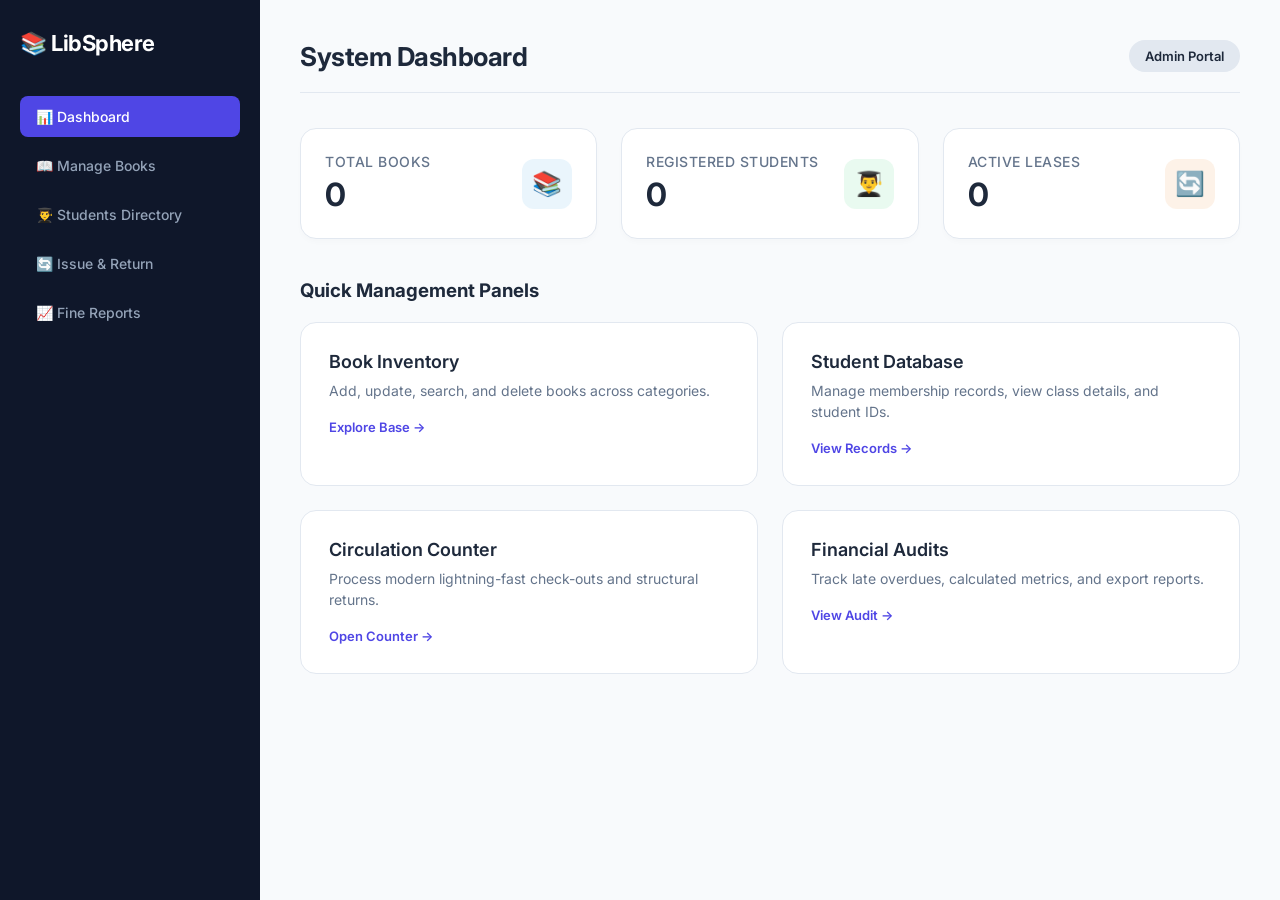
<file: index.html>
<!DOCTYPE html>
<html lang="en">
<head>
  <meta charset="UTF-8">
  <meta name="viewport" content="width=device-width, initial-scale=1.0">
  <title>Smart E-Library - System Dashboard</title>
  <link rel="preconnect" href="https://fonts.googleapis.com">
  <link rel="preconnect" href="https://fonts.gstatic.com" crossorigin>
  <link href="https://fonts.googleapis.com/css2?family=Inter:wght@300;400;500;600;700&display=swap" rel="stylesheet">
  <link rel="stylesheet" href="style.css">
</head>
<body>
  <div class="sidebar">
    <div class="logo">📚 LibSphere</div>
    <nav>
      <a href="index.html" class="active">📊 Dashboard</a>
      <a href="books.html">📖 Manage Books</a>
      <a href="students.html">👨‍🎓 Students Directory</a>
      <a href="issue.html">🔄 Issue & Return</a>
      <a href="report.html">📈 Fine Reports</a>
    </nav>
  </div>

  <div class="main-content">
    <header>
      <h2>System Dashboard</h2>
      <div class="user-profile">Admin Portal</div>
    </header>

    <div class="stats-container">
      <div class="stat-card">
        <div class="stat-info">
          <h3>Total Books</h3>
          <p id="totalBooks">0</p>
        </div>
        <div class="stat-icon" style="background: rgba(52, 152, 219, 0.1); color: #34495e;">📚</div>
      </div>
      <div class="stat-card">
        <div class="stat-info">
          <h3>Registered Students</h3>
          <p id="totalStudents">0</p>
        </div>
        <div class="stat-icon" style="background: rgba(46, 204, 113, 0.1); color: #2ecc71;">👨‍🎓</div>
      </div>
      <div class="stat-card">
        <div class="stat-info">
          <h3>Active Leases</h3>
          <p id="totalIssued">0</p>
        </div>
        <div class="stat-icon" style="background: rgba(230, 126, 34, 0.1); color: #e67e22;">🔄</div>
      </div>
    </div>

    <h3>Quick Management Panels</h3>
    <div class="grid-menu">
      <div class="menu-card" onclick="window.location.href='books.html'">
        <h4>Book Inventory</h4>
        <p>Add, update, search, and delete books across categories.</p>
        <span>Explore Base →</span>
      </div>
      <div class="menu-card" onclick="window.location.href='students.html'">
        <h4>Student Database</h4>
        <p>Manage membership records, view class details, and student IDs.</p>
        <span>View Records →</span>
      </div>
      <div class="menu-card" onclick="window.location.href='issue.html'">
        <h4>Circulation Counter</h4>
        <p>Process modern lightning-fast check-outs and structural returns.</p>
        <span>Open Counter →</span>
      </div>
      <div class="menu-card" onclick="window.location.href='report.html'">
        <h4>Financial Audits</h4>
        <p>Track late overdues, calculated metrics, and export reports.</p>
        <span>View Audit →</span>
      </div>
    </div>
  </div>

  <script src="script.js"></script>
</body>
</html>
</file>
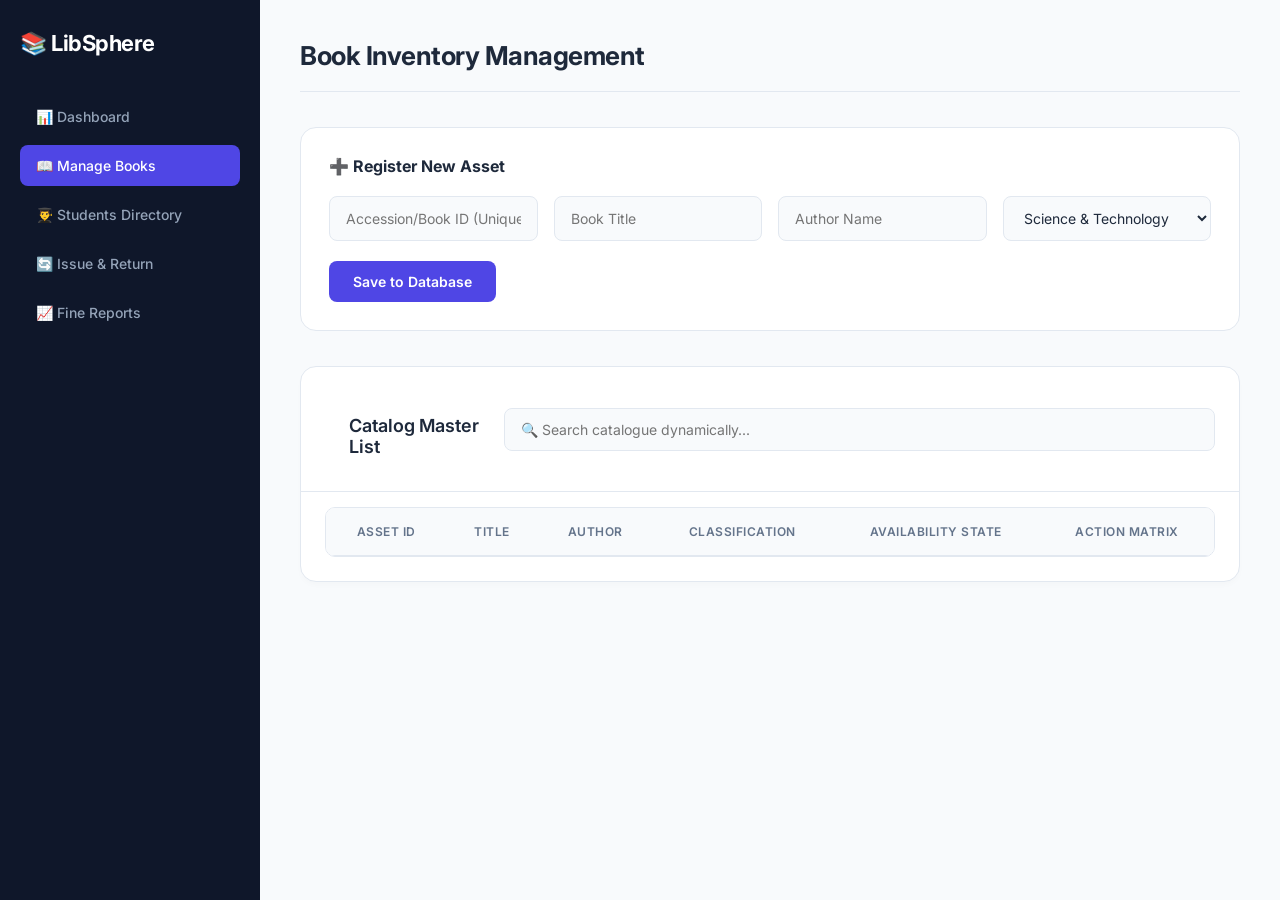
<file: books.html>
<!DOCTYPE html>
<html lang="en">
<head>
  <meta charset="UTF-8">
  <meta name="viewport" content="width=device-width, initial-scale=1.0">
  <title>Manage Books - LibSphere</title>
  <link href="https://fonts.googleapis.com/css2?family=Inter:wght@400;500;600;700&display=swap" rel="stylesheet">
  <link rel="stylesheet" href="style.css">
</head>
<body>
  <div class="sidebar">
    <div class="logo">📚 LibSphere</div>
    <nav>
      <a href="index.html">📊 Dashboard</a>
      <a href="books.html" class="active">📖 Manage Books</a>
      <a href="students.html">👨‍🎓 Students Directory</a>
      <a href="issue.html">🔄 Issue & Return</a>
      <a href="report.html">📈 Fine Reports</a>
    </nav>
  </div>

  <div class="main-content">
    <header>
      <h2>Book Inventory Management</h2>
    </header>

    <div class="form-container">
      <h3>➕ Register New Asset</h3>
      <div class="form-grid">
        <input type="text" id="bookId" placeholder="Accession/Book ID (Unique)">
        <input type="text" id="bookName" placeholder="Book Title">
        <input type="text" id="author" placeholder="Author Name">
        <select id="category">
          <option value="Science">Science & Technology</option>
          <option value="Story">Fiction / Stories</option>
          <option value="GK">General Knowledge</option>
          <option value="Tamil">Tamil Literature</option>
        </select>
      </div>
      <button class="btn btn-primary" onclick="addBook()">Save to Database</button>
    </div>

    <div class="table-card">
      <div class="table-header">
        <h3>Catalog Master List</h3>
        <input type="text" id="searchBook" class="search-bar" placeholder="🔍 Search catalogue dynamically..." onkeyup="showBooks()">
      </div>
      <table id="bookTable">
        <thead>
          <tr>
            <th>Asset ID</th>
            <th>Title</th>
            <th>Author</th>
            <th>Classification</th>
            <th>Availability State</th>
            <th>Action Matrix</th>
          </tr>
        </thead>
        <tbody></tbody>
      </table>
    </div>
  </div>
  <script src="script.js"></script>
  <div id="updateModal" class="modal">
  <div class="modal-content">
    <h3>📝 Edit Asset Records</h3>
    <input type="hidden" id="editOldBookId"> <div class="form-grid" style="grid-template-columns: 1fr; margin-top: 15px;">
      <input type="text" id="editBookName" placeholder="Update Book Title">
      <input type="text" id="editAuthor" placeholder="Update Author Name">
      <select id="editCategory">
        <option value="Science">Science & Technology</option>
        <option value="Story">Fiction / Stories</option>
        <option value="GK">General Knowledge</option>
        <option value="Tamil">Tamil Literature</option>
      </select>
    </div>
    <div style="margin-top: 20px; text-align: right;">
      <button class="btn" style="background: #cbd5e1; color: var(--text-main);" onclick="closeUpdateModal()">Cancel</button>
      <button class="btn btn-primary" onclick="commitBookUpdate()">Save Changes</button>
    </div>
  </div>
</div>
</body>
</html>
</file>
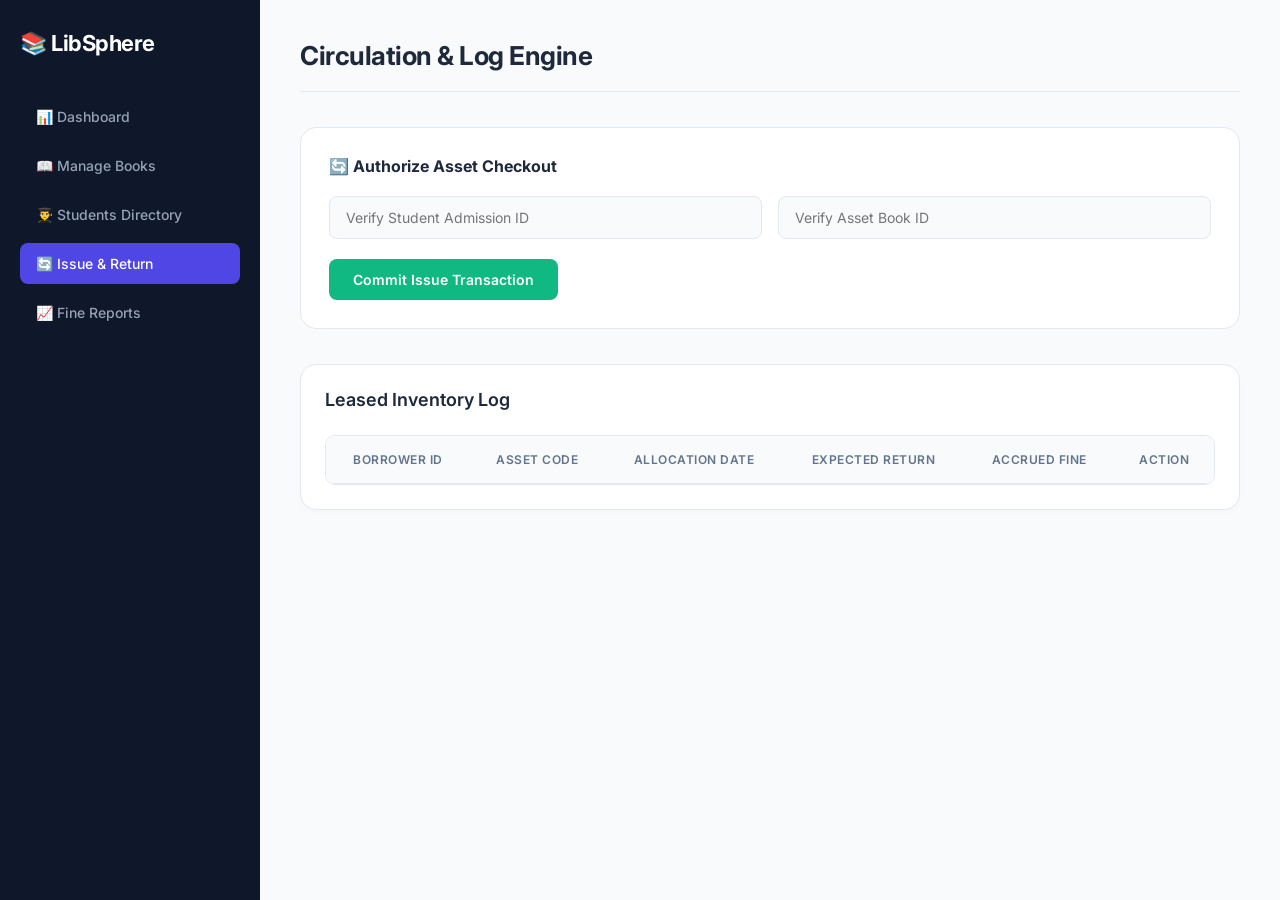
<file: issue.html>
<!DOCTYPE html>
<html lang="en">
<head>
  <meta charset="UTF-8">
  <meta name="viewport" content="width=device-width, initial-scale=1.0">
  <title>Issue / Return - LibSphere</title>
  <link href="https://fonts.googleapis.com/css2?family=Inter:wght@400;500;600;700&display=swap" rel="stylesheet">
  <link rel="stylesheet" href="style.css">
</head>
<body>
  <div class="sidebar">
    <div class="logo">📚 LibSphere</div>
    <nav>
      <a href="index.html">📊 Dashboard</a>
      <a href="books.html">📖 Manage Books</a>
      <a href="students.html">👨‍🎓 Students Directory</a>
      <a href="issue.html" class="active">🔄 Issue & Return</a>
      <a href="report.html">📈 Fine Reports</a>
    </nav>
  </div>

  <div class="main-content">
    <header>
      <h2>Circulation & Log Engine</h2>
    </header>

    <div class="form-container">
      <h3>🔄 Authorize Asset Checkout</h3>
      <div class="form-grid">
        <input type="text" id="issueStuId" placeholder="Verify Student Admission ID">
        <input type="text" id="issueBookId" placeholder="Verify Asset Book ID">
      </div>
      <button class="btn btn-success" onclick="issueBook()">Commit Issue Transaction</button>
    </div>

    <div class="table-card">
      <h3>Leased Inventory Log</h3>
      <table id="issueTable">
        <thead>
          <tr>
            <th>Borrower ID</th>
            <th>Asset Code</th>
            <th>Allocation Date</th>
            <th>Expected Return</th>
            <th>Accrued Fine</th>
            <th>Action</th>
          </tr>
        </thead>
        <tbody></tbody>
      </table>
    </div>
  </div>
  <script src="script.js"></script>
</body>
</html>
</file>
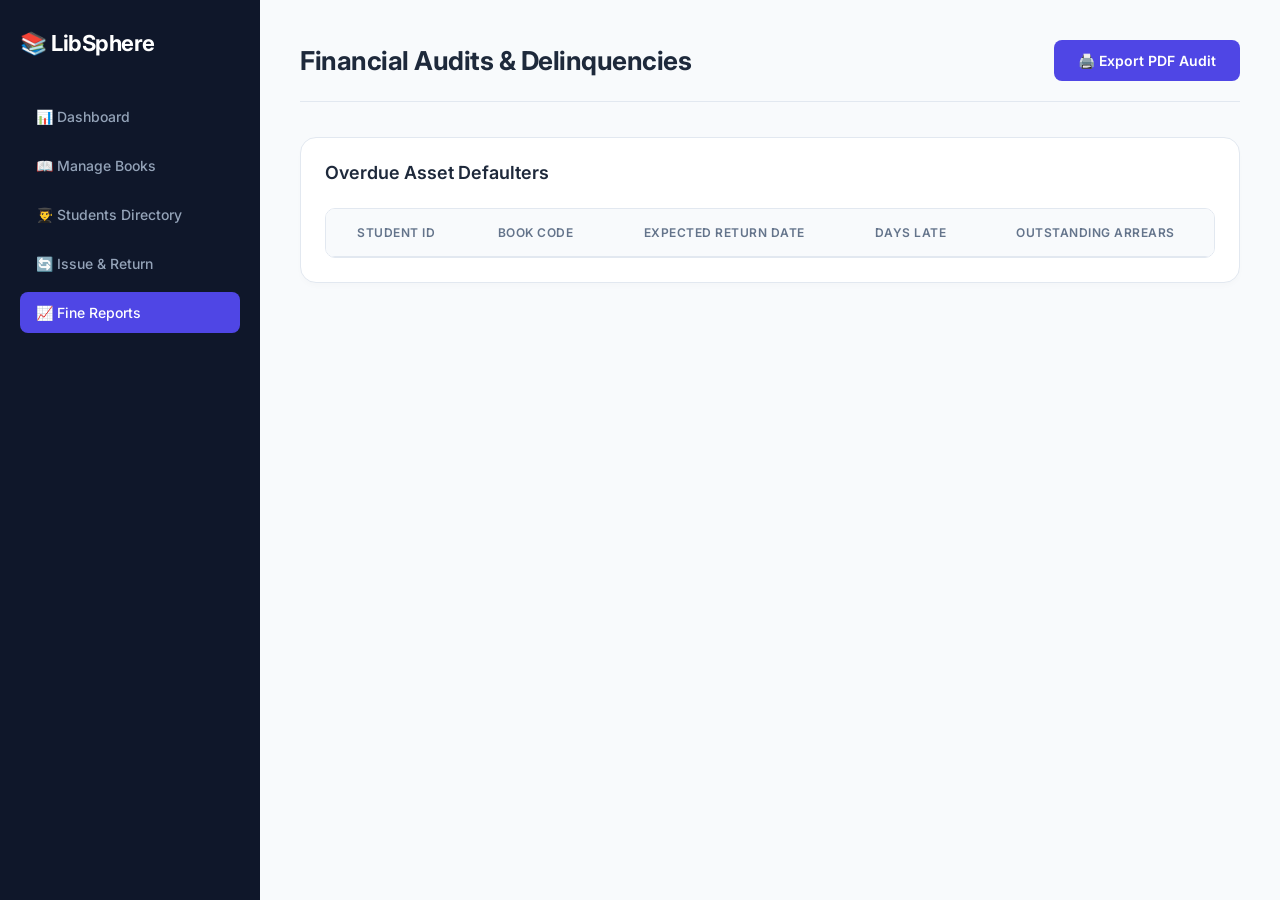
<file: report.html>
<!DOCTYPE html>
<html lang="en">
<head>
  <meta charset="UTF-8">
  <meta name="viewport" content="width=device-width, initial-scale=1.0">
  <title>Fine Audits - LibSphere</title>
  <link href="https://fonts.googleapis.com/css2?family=Inter:wght@400;500;600;700&display=swap" rel="stylesheet">
  <link rel="stylesheet" href="style.css">
</head>
<body>
  <div class="sidebar">
    <div class="logo">📚 LibSphere</div>
    <nav>
      <a href="index.html">📊 Dashboard</a>
      <a href="books.html">📖 Manage Books</a>
      <a href="students.html">👨‍🎓 Students Directory</a>
      <a href="issue.html">🔄 Issue & Return</a>
      <a href="report.html" class="active">📈 Fine Reports</a>
    </nav>
  </div>

  <div class="main-content">
    <header>
      <h2>Financial Audits & Delinquencies</h2>
      <button class="btn btn-primary" onclick="window.print()">🖨️ Export PDF Audit</button>
    </header>

    <div class="table-card">
      <h3>Overdue Asset Defaulters</h3>
      <table id="reportTable">
        <thead>
          <tr>
            <th>Student ID</th>
            <th>Book Code</th>
            <th>Expected Return Date</th>
            <th>Days Late</th>
            <th>Outstanding Arrears</th>
          </tr>
        </thead>
        <tbody></tbody>
      </table>
    </div>
  </div>
  <script src="script.js"></script>
</body>
</html>
</file>
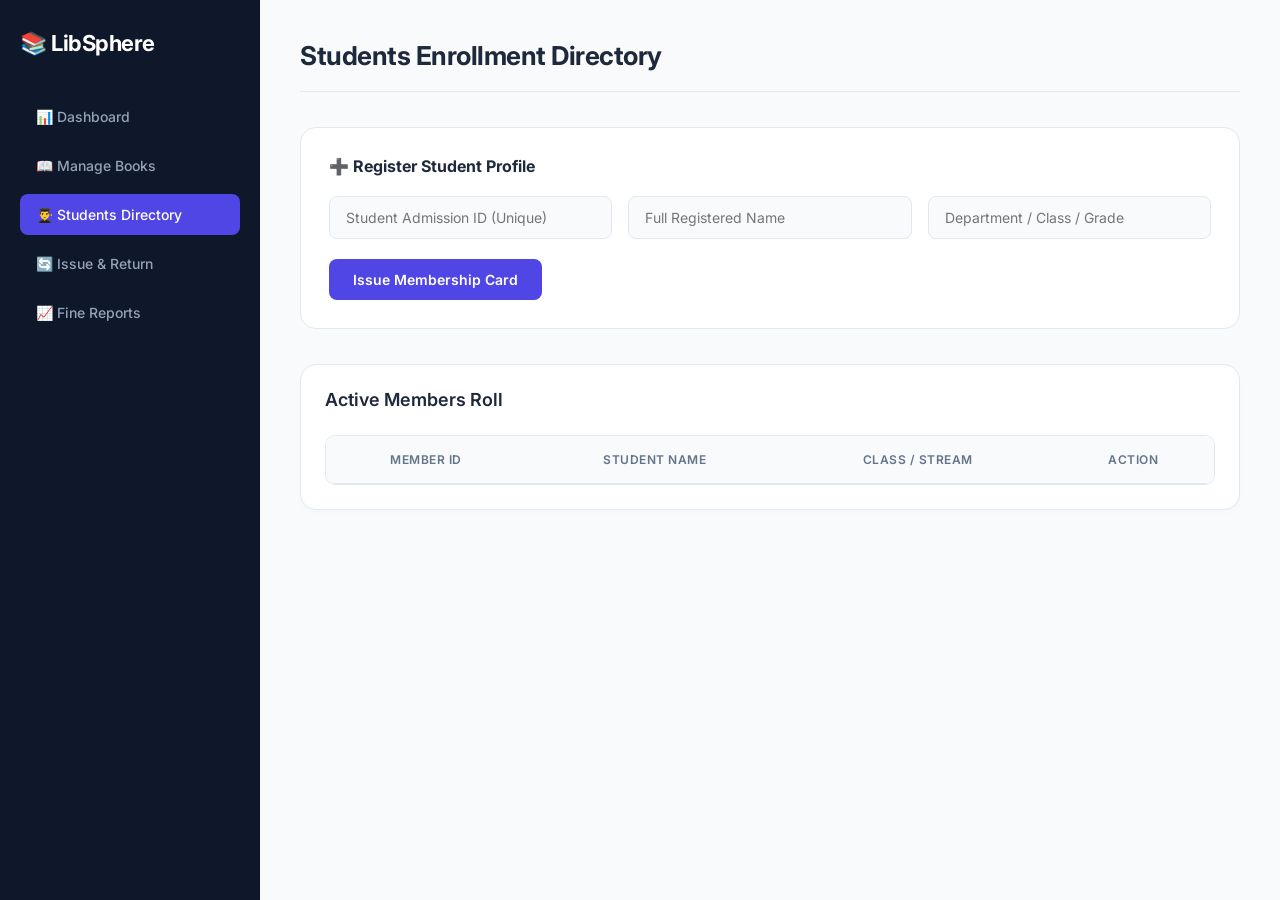
<file: students.html>
<!DOCTYPE html>
<html lang="en">
<head>
  <meta charset="UTF-8">
  <meta name="viewport" content="width=device-width, initial-scale=1.0">
  <title>Students Directory - LibSphere</title>
  <link href="https://fonts.googleapis.com/css2?family=Inter:wght@400;500;600;700&display=swap" rel="stylesheet">
  <link rel="stylesheet" href="style.css">
</head>
<body>
  <div class="sidebar">
    <div class="logo">📚 LibSphere</div>
    <nav>
      <a href="index.html">📊 Dashboard</a>
      <a href="books.html">📖 Manage Books</a>
      <a href="students.html" class="active">👨‍🎓 Students Directory</a>
      <a href="issue.html">🔄 Issue & Return</a>
      <a href="report.html">📈 Fine Reports</a>
    </nav>
  </div>

  <div class="main-content">
    <header>
      <h2>Students Enrollment Directory</h2>
    </header>

    <div class="form-container">
      <h3>➕ Register Student Profile</h3>
      <div class="form-grid">
        <input type="text" id="stuId" placeholder="Student Admission ID (Unique)">
        <input type="text" id="stuName" placeholder="Full Registered Name">
        <input type="text" id="stuClass" placeholder="Department / Class / Grade">
      </div>
      <button class="btn btn-primary" onclick="addStudent()">Issue Membership Card</button>
    </div>

    <div class="table-card">
      <h3>Active Members Roll</h3>
      <table id="stuTable">
        <thead>
          <tr>
            <th>Member ID</th>
            <th>Student Name</th>
            <th>Class / stream</th>
            <th>Action</th>
          </tr>
        </thead>
        <tbody></tbody>
      </table>
    </div>
  </div>
  <script src="script.js"></script>
  <div id="stuUpdateModal" class="modal">
  <div class="modal-content">
    <h3>📝 Edit Student Profile</h3>
    <input type="hidden" id="editOldStuId"> <div class="form-grid" style="grid-template-columns: 1fr; margin-top: 15px;">
      <input type="text" id="editStuName" placeholder="Update Student Name">
      <input type="text" id="editStuClass" placeholder="Update Class / Stream">
    </div>
    <div style="margin-top: 20px; text-align: right;">
      <button class="btn" style="background: #cbd5e1; color: var(--text-main);" onclick="closeStuUpdateModal()">Cancel</button>
      <button class="btn btn-primary" onclick="commitStudentUpdate()">Save Changes</button>
    </div>
  </div>
</div>
</body>
</html>
</file>
<file: style.css>
:root {
  --bg-primary: #f8fafc;
  --bg-sidebar: #0f172a;
  --text-main: #1e293b;
  --text-muted: #64748b;
  --accent-color: #4f46e5;
  --accent-hover: #4338ca;
  --surface-card: #ffffff;
  --border-light: #e2e8f0;
  --success: #10b981;
  --danger: #ef4444;
}

* { box-sizing: border-box; font-family: 'Inter', sans-serif; margin: 0; padding: 0; }
body { background: var(--bg-primary); color: var(--text-main); display: flex; min-height: 100vh; }

/* LAYOUT SIDEBAR */
.sidebar { width: 260px; background: var(--bg-sidebar); padding: 30px 20px; display: flex; flex-direction: column; }
.sidebar .logo { color: white; font-size: 22px; font-weight: 700; margin-bottom: 40px; letter-spacing: -0.5px; }
.sidebar nav { display: flex; flex-direction: column; gap: 8px; }
.sidebar nav a { color: #94a3b8; text-decoration: none; padding: 12px 16px; border-radius: 8px; font-weight: 500; font-size: 14px; transition: 0.2s; }
.sidebar nav a:hover, .sidebar nav a.active { background: rgba(255,255,255,0.06); color: white; }
.sidebar nav a.active { background: var(--accent-color); }

/* MAIN FRAME */
.main-content { flex: 1; padding: 40px; max-width: 1200px; margin: 0 auto; width: 100%; }
header { display: flex; justify-content: space-between; align-items: center; margin-bottom: 35px; border-bottom: 1px solid var(--border-light); padding-bottom: 20px; }
header h2 { font-weight: 700; font-size: 26px; letter-spacing: -0.5px; }
.user-profile { background: var(--border-light); padding: 8px 16px; border-radius: 20px; font-weight: 600; font-size: 13px; }

/* DASHBOARD METRICS */
.stats-container { display: grid; grid-template-columns: repeat(3, 1fr); gap: 24px; margin-bottom: 40px; }
.stat-card { background: var(--surface-card); padding: 24px; border-radius: 16px; border: 1px solid var(--border-light); display: flex; justify-content: space-between; align-items: center; box-shadow: 0 4px 6px -1px rgba(0,0,0,0.02); }
.stat-info h3 { font-size: 14px; color: var(--text-muted); font-weight: 500; text-transform: uppercase; letter-spacing: 0.5px; }
.stat-info p { font-size: 32px; font-weight: 700; color: var(--text-main); margin-top: 5px; }
.stat-icon { font-size: 24px; width: 50px; height: 50px; display: flex; align-items: center; justify-content: center; border-radius: 12px; }

/* MENUS DISPLAY GRID */
.grid-menu { display: grid; grid-template-columns: repeat(2, 1fr); gap: 24px; margin-top: 20px; }
.menu-card { background: var(--surface-card); padding: 28px; border-radius: 16px; border: 1px solid var(--border-light); cursor: pointer; transition: 0.2s cubic-bezier(0.4, 0, 0.2, 1); }
.menu-card:hover { transform: translateY(-3px); box-shadow: 0 12px 20px -5px rgba(0,0,0,0.05); border-color: #cbd5e1; }
.menu-card h4 { font-size: 18px; margin-bottom: 8px; font-weight: 600; }
.menu-card p { font-size: 14px; color: var(--text-muted); line-height: 1.5; margin-bottom: 15px; }
.menu-card span { font-size: 13px; color: var(--accent-color); font-weight: 600; }

/* ENTERPRISE FORM LAYOUTS */
.form-container { background: var(--surface-card); padding: 28px; border-radius: 16px; border: 1px solid var(--border-light); margin-bottom: 35px; }
.form-container h3 { font-size: 16px; margin-bottom: 20px; }
.form-grid { display: grid; grid-template-columns: repeat(auto-fit, minmax(200px, 1fr)); gap: 16px; margin-bottom: 20px; }
input, select { background: #f8fafc; border: 1px solid var(--border-light); padding: 12px 16px; border-radius: 8px; font-size: 14px; outline: none; transition: 0.2s; width: 100%; color: var(--text-main); }
input:focus, select:focus { border-color: var(--accent-color); background: white; box-shadow: 0 0 0 4px rgba(79, 70, 229, 0.1); }

/* ACTIONS MATRIX STYLING */
.btn { border: none; padding: 12px 24px; border-radius: 8px; font-size: 14px; font-weight: 600; cursor: pointer; transition: 0.15s; text-align: center; display: inline-block; }
.btn-primary { background: var(--accent-color); color: white; }
.btn-primary:hover { background: var(--accent-hover); }
.btn-success { background: var(--success); color: white; }
.btn-success:hover { background: #059669; }
.btn-danger { background: rgba(239, 68, 68, 0.1); color: var(--danger); padding: 6px 12px; font-size: 12px; }
.btn-danger:hover { background: var(--danger); color: white; }

/* TABLES AND REGISTERS */
/* REPLACE THIS BLOCK IN YOUR style.css */

/* TABLE CARD CONTAINER DESIGN */
.table-card { 
  background: var(--surface-card); 
  border-radius: 16px; 
  border: 1px solid var(--border-light); 
  overflow: hidden; 
  box-shadow: 0 4px 6px -1px rgba(0,0,0,0.02);
  margin-top: 25px; /* Added spacing from top headers */
}

.table-card h3 {
  padding: 24px 24px 10px 24px; /* Gives perfect spacing for table titles */
  font-size: 18px;
  font-weight: 600;
}

.table-header { 
  padding: 24px; 
  display: flex; 
  justify-content: space-between; 
  align-items: center; 
  border-bottom: 1px solid var(--border-light); 
}

/* THE PERFECT TABLE MATRICES WITH SPACING ELEMENT */
table { 
  width: calc(100% - 48px); /* Container inside clear borders create panna right/left spacing lines */
  margin: 15px 24px 24px 24px; /* Borders kulla space maintain panna exact margins padding set panniruken */
  border-collapse: separate; 
  border-spacing: 0;
  border: 1px solid var(--border-light); /* Enclosing whole table inside safe borders */
  border-radius: 10px; /* Gives micro rounded borders inside the main table wrapper */
  overflow: hidden;
}

th { 
  background: #f8fafc; 
  padding: 16px 20px; 
  font-size: 12px; 
  text-transform: uppercase; 
  font-weight: 600; 
  color: var(--text-muted); 
  letter-spacing: 0.5px; 
  border-bottom: 1px solid var(--border-light); 
}

td { 
  padding: 16px 20px; 
  font-size: 14px; 
  border-bottom: 1px solid var(--border-light); 
  background: white;
}

/* Last Row elements borders touch aagama clear ah control panna clean lines */
tr:last-child td { 
  border-bottom: none; 
}

/* Subtle Hover effects on standard data rows */
tr:hover td {
  background-color: #fafafa;
}
.toast-msg { position: fixed; bottom: 24px; right: 24px; background: #1e293b; color: white; padding: 16px 24px; border-radius: 12px; box-shadow: 0 20px 25px -5px rgba(0,0,0,0.1); font-size: 14px; font-weight: 500; z-index: 1000; animation: slideUp 0.3s forwards; }
@keyframes slideUp { from { transform: translateY(20px); opacity: 0; } to { transform: translateY(0); opacity: 1; } }

@media print { .sidebar, header, .form-container, .table-header { display: none !important; } .main-content { padding: 0; } body { background: white; } }

/* ADD THIS AT THE BOTTOM OF YOUR style.css */

/* MODAL OVERLAY STYLING */
.modal {
  display: none; /* Default hidden */
  position: fixed;
  z-index: 2000;
  left: 0;
  top: 0;
  width: 100%;
  height: 100%;
  background-color: rgba(15, 23, 42, 0.6); /* Translucent sleek backdrop overlay */
  backdrop-filter: blur(4px); /* Modern blur effect */
  align-items: center;
  justify-content: center;
}

.modal.show {
  display: flex; /* Script activated wrapper control state toggle */
}

.modal-content {
  background: var(--surface-card);
  padding: 32px;
  border-radius: 16px;
  width: 100%;
  max-width: 450px;
  box-shadow: 0 25px 50px -12px rgba(0, 0, 0, 0.25);
  border: 1px solid var(--border-light);
  animation: modalScaleUp 0.2s ease-out;
}

@keyframes modalScaleUp {
  from { transform: scale(0.95); opacity: 0; }
  to { transform: scale(1); opacity: 1; }
}

/* Secondary auxiliary controls styling */
.btn-warning {
  background: rgba(245, 158, 11, 0.1);
  color: #d97706;
  padding: 6px 12px;
  font-size: 12px;
  margin-right: 4px;
}
.btn-warning:hover {
  background: #d97706;
  color: white;
}
</file>
